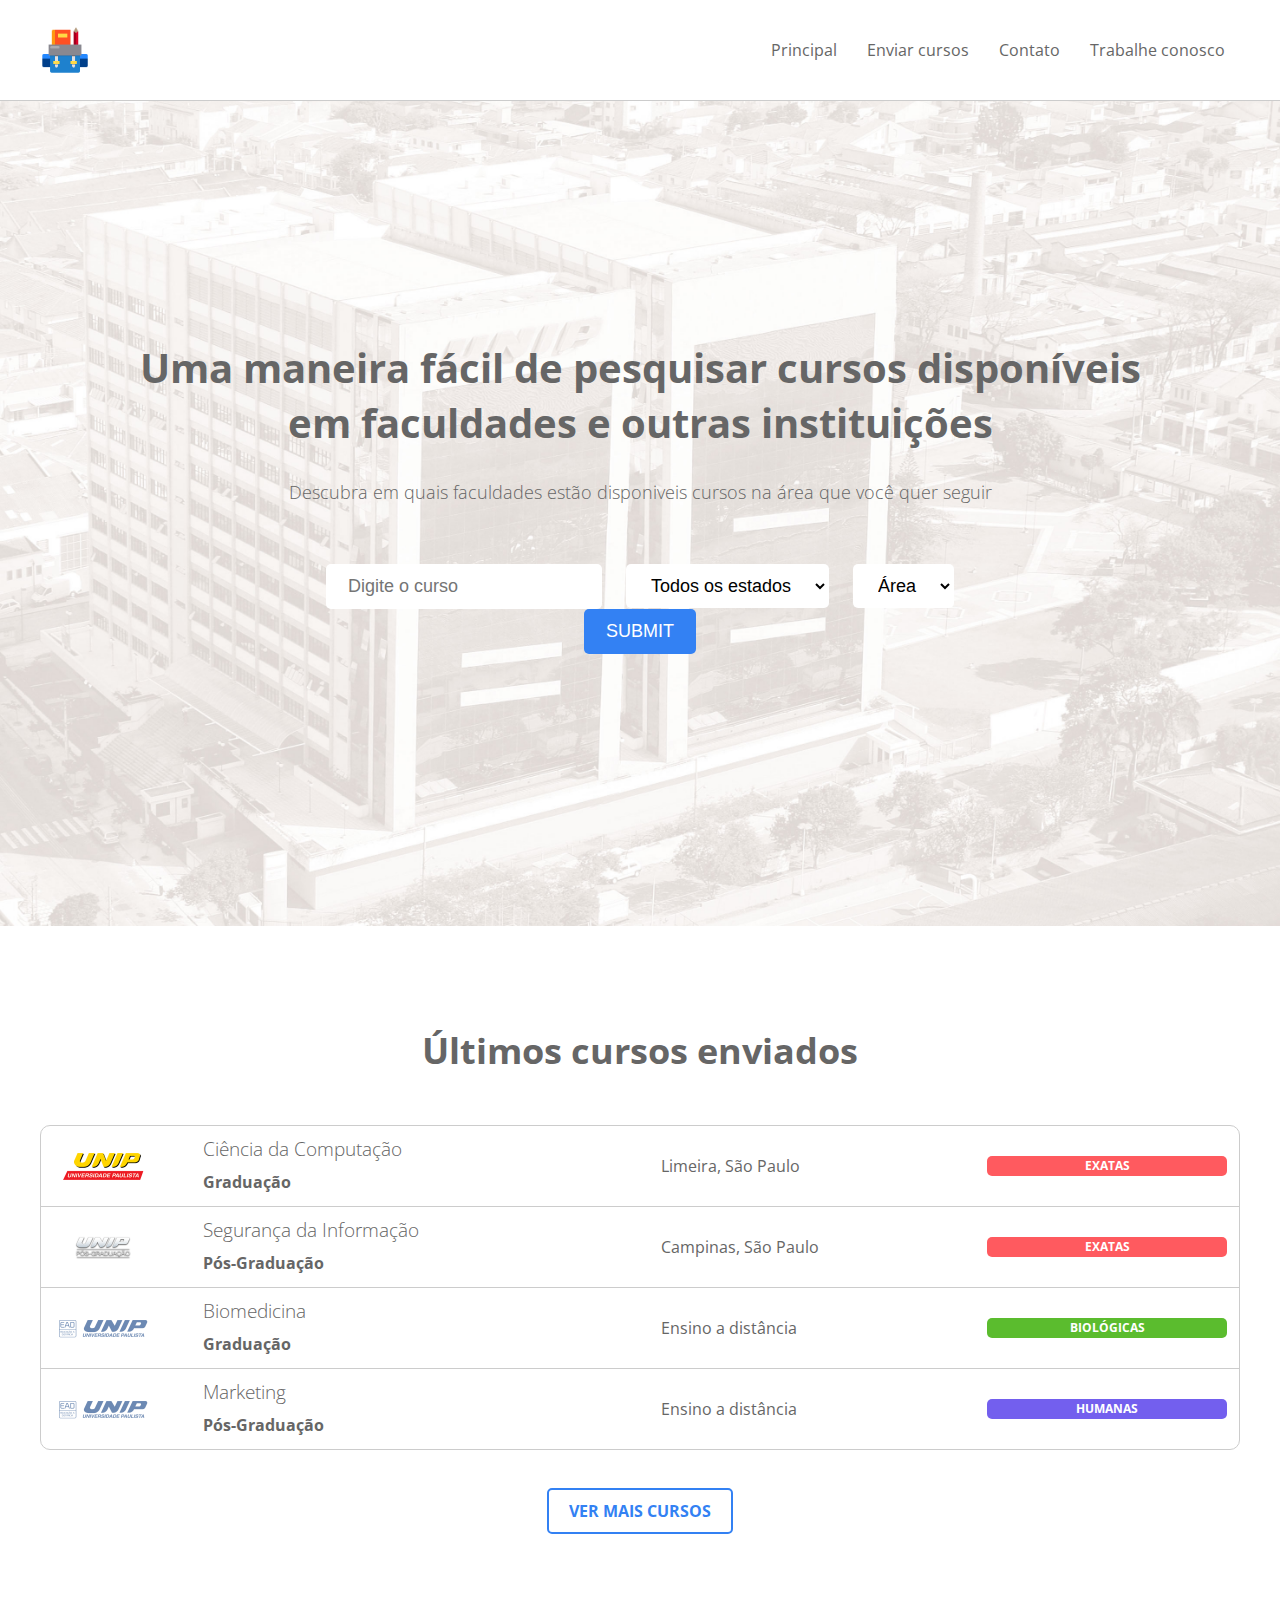
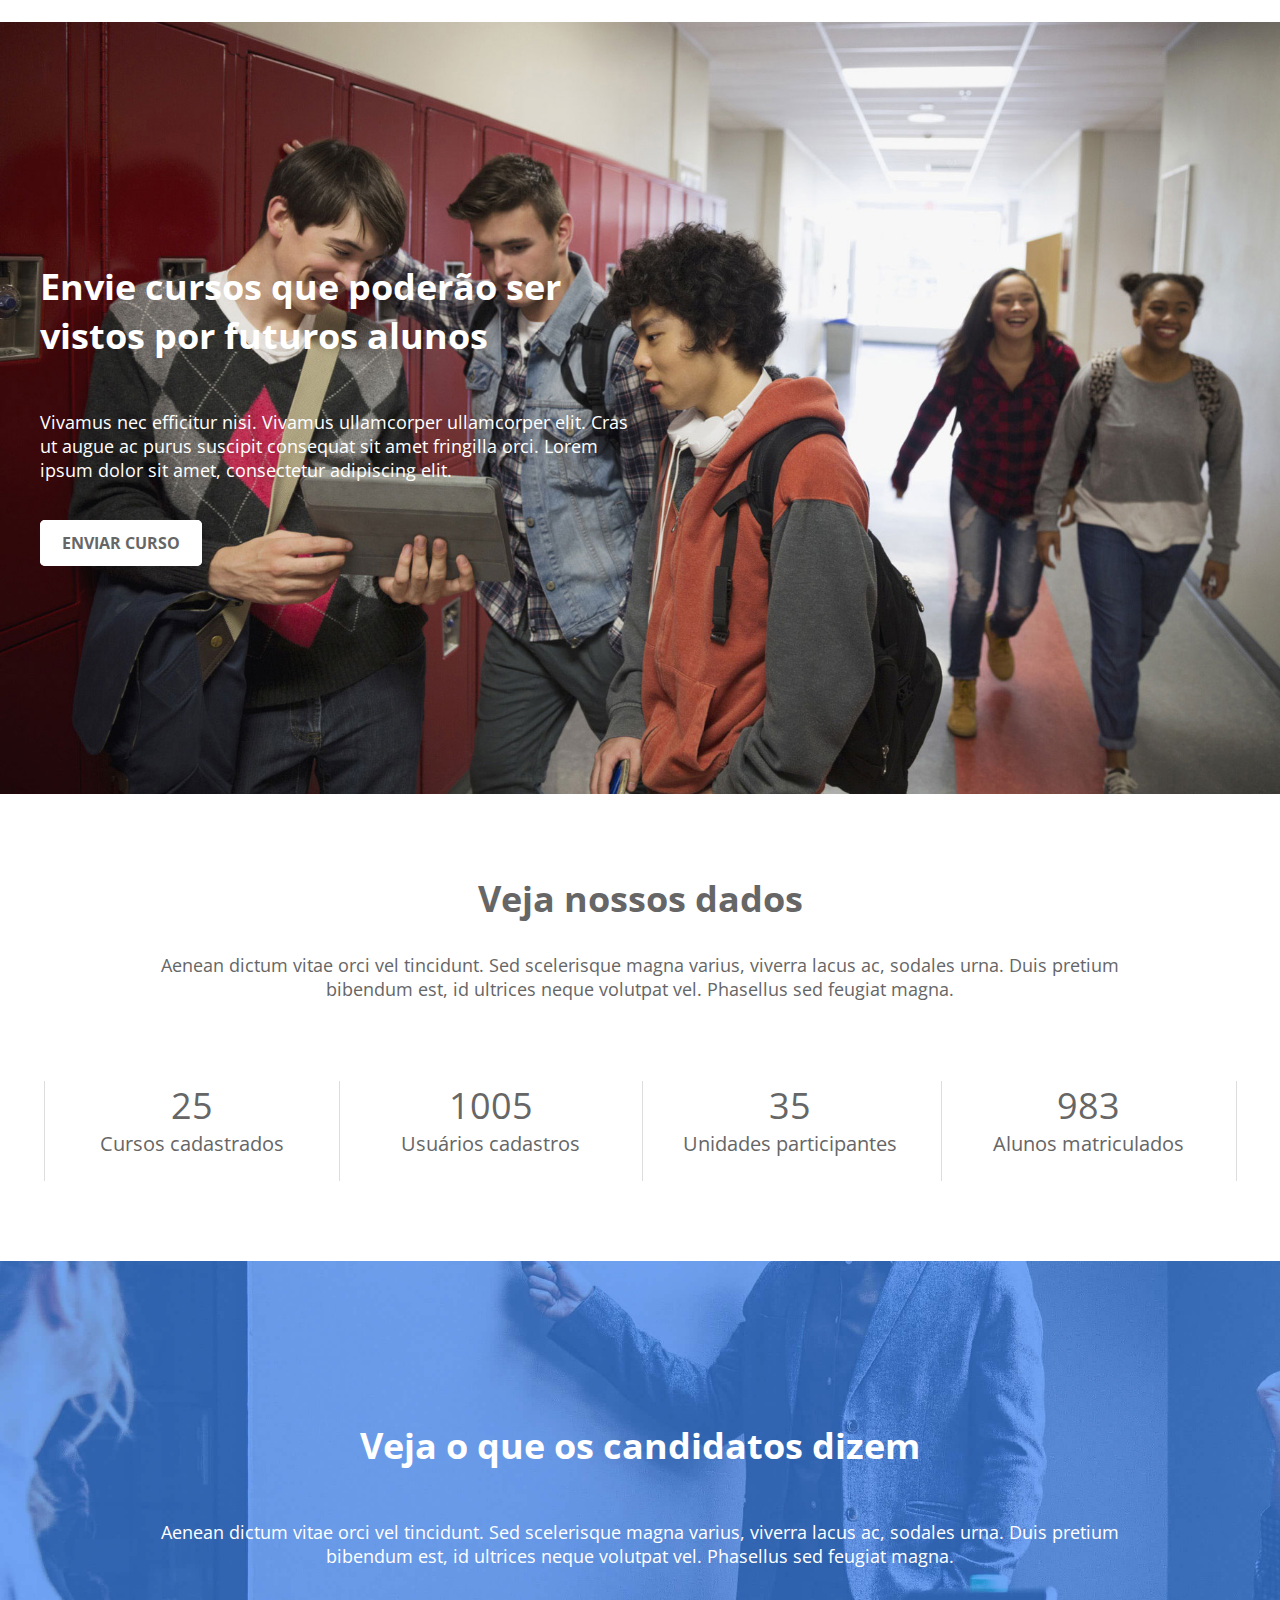
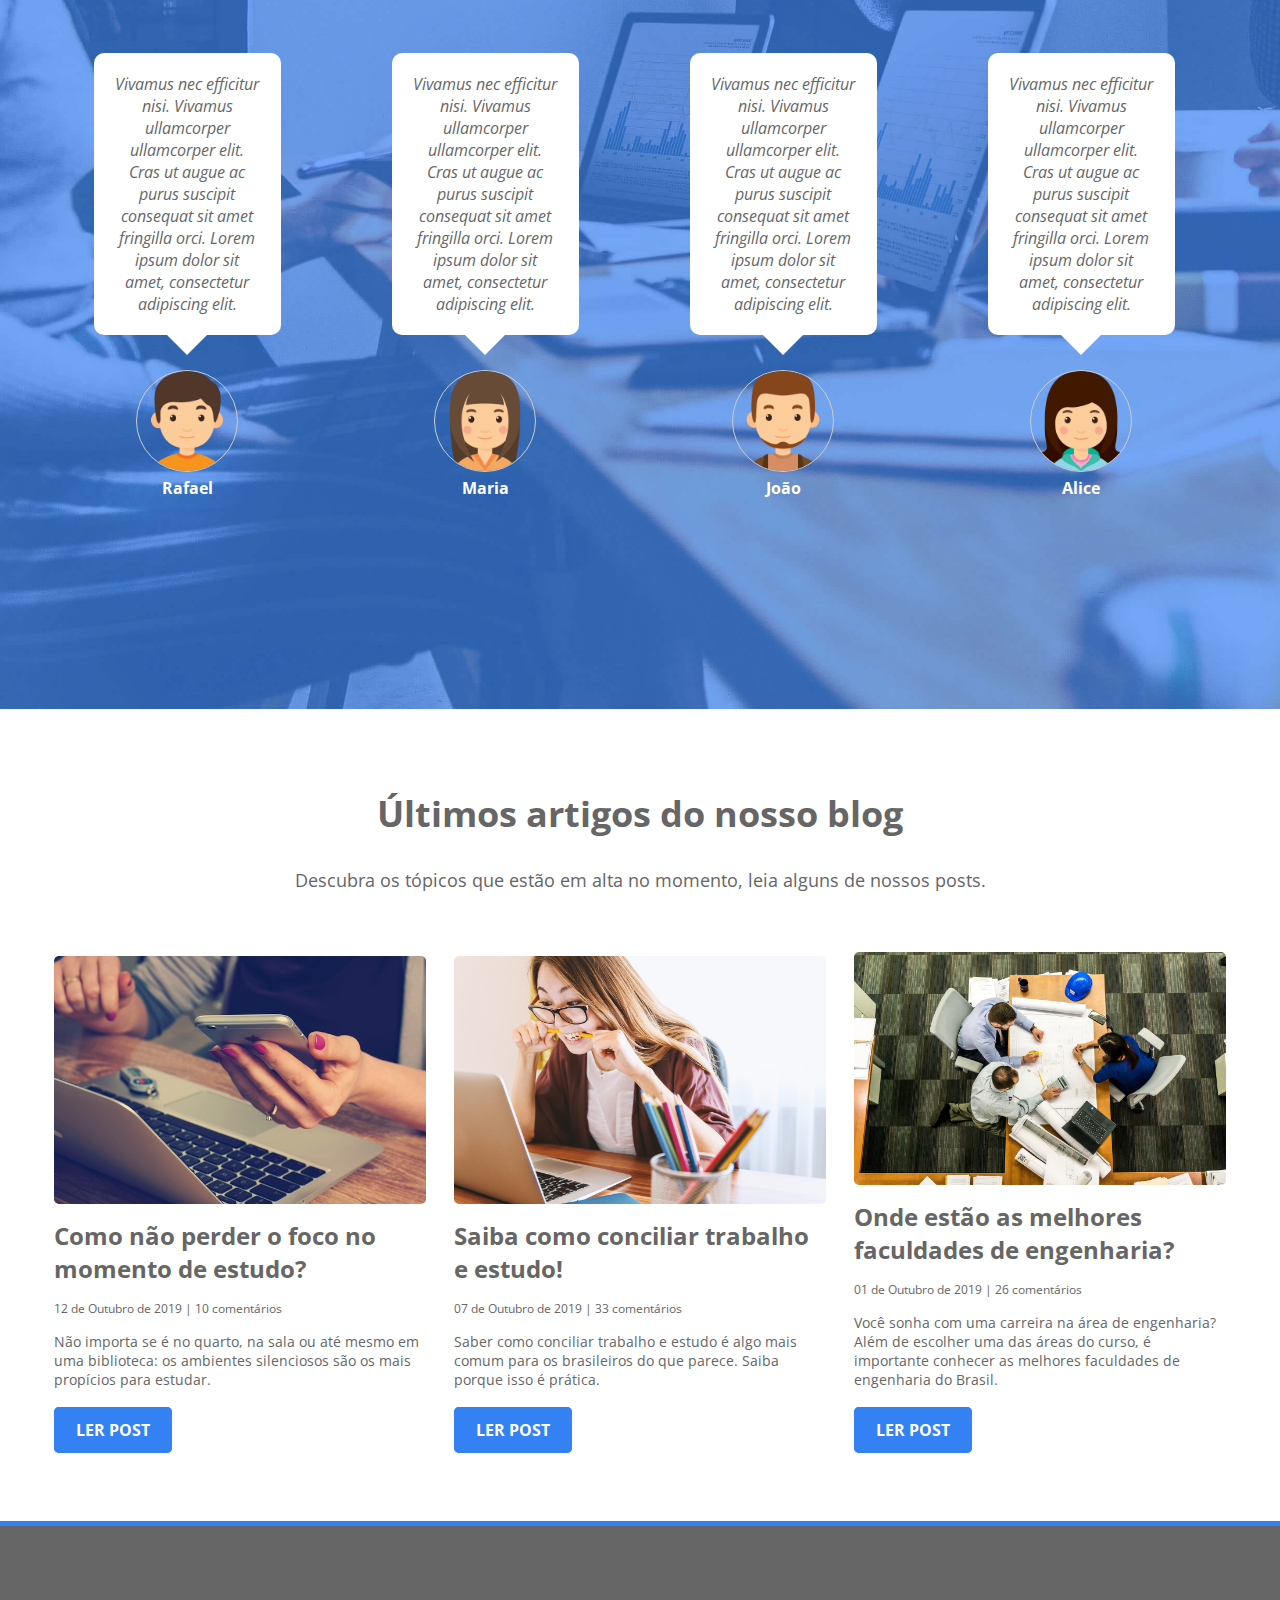
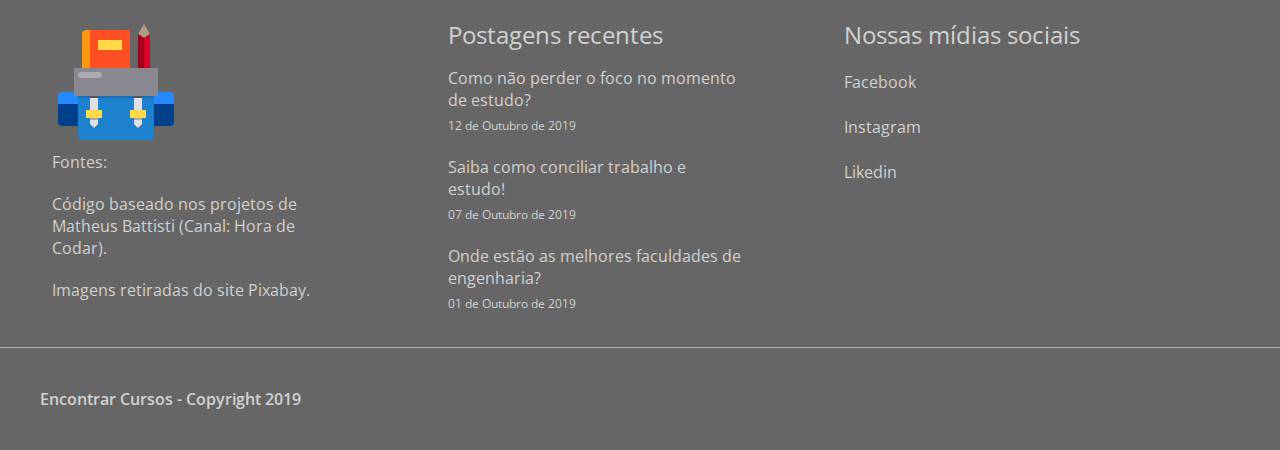
<file: index.html>
<!DOCTYPE html>
<html lang="pt-br">

<head>
    <title>Encontrar Cursos - Página Principal</title>
    <meta name="description" content="Encontre de maneira fácil a faculdade mais próxima de você de acordo com o curso que você procura.">
    <meta name="keywords" content="Encontrar cursos, faculdades, graduação, ensino presencial, ensino a distância">
    <meta name="language" content="Portuguese">
    <meta charset="utf-8">
    <meta name="viewport" content="width=device-width, initial-scale=1.0">
    <link rel="stylesheet" type="text/css" href="css/style.css" />
    <link href="https://fonts.googleapis.com/css?family=Open+Sans:300,400,600,700,800&display=swap" rel="stylesheet">
    <link rel="stylesheet" href="https://use.fontawesome.com/releases/v5.8.2/css/all.css" integrity="sha384-oS3vJWv+0UjzBfQzYUhtDYW+Pj2yciDJxpsK1OYPAYjqT085Qq/1cq5FLXAZQ7Ay" crossorigin="anonymous">

</head>

<body>
    <div class="container">
        <header>
            <nav>
                <div class="nav-container">
                    <a href="index.html">
                        <img id="logo" src="img/logo_course.png" alt="Logo Encontrar Cursos, uma mochila com caderno e lápis dentro.">
                    </a>

                    <i class="fas fa-bars btn-menumobile"></i>
                    <ul>
                        <li><a href="#">Principal</a></li>
                        <li><a href="sendcourses.html">Enviar cursos</a></li>
                        <li><a href="#">Contato</a></li>
                        <li><a href="#">Trabalhe conosco</a></li>
                    </ul>
                </div>
            </nav>
            <div id="main-banner">
                <div id="search-form">
                    <h1>Uma maneira fácil de pesquisar cursos disponíveis em faculdades e outras instituições</h1>
                    <p>Descubra em quais faculdades estão disponiveis cursos na área que você quer seguir</p>
                    <form>
                        <input type="text" name="course" placeholder="Digite o curso">
                        <select name="region">
							<option value="">Todos os estados</option>
						</select>
                        <select name="area">
							<option value="">Área</option>
						</select>
                        <div class="input-box">
                            <input type="submit" name="Pesquisar">
                        </div>
                    </form>
                </div>
            </div>
        </header>
        <main id="lastcourses-container" class="wrapper">
            <h1>Últimos cursos enviados</h1>
            <ul>
                <li>
                    <a href="#" class="clickarea">
                        <div class="college-box">
                            <img src="img/logounip.png" alt=" ">
                            <div class="college-info">
                                <h3>Ciência da Computação</h3>
                                <p>Graduação</p>
                            </div>
                        </div>
                        <div class="locality">
                            <i class="fas fa-map-marker-alt"></i>
                            <p>Limeira, São Paulo</p>
                        </div>
                        <div class="course-type">
                            <span class="exatas">Exatas</span>
                        </div>
                    </a>
                </li>
                <li>
                    <a href="#" class="clickarea">
                        <div class="college-box">
                            <img src="img/logounippos.png" alt=" ">
                            <div class="college-info">
                                <h3>Segurança da Informação</h3>
                                <p>Pós-Graduação</p>
                            </div>
                        </div>
                        <div class="locality">
                            <i class="fas fa-map-marker-alt"></i>
                            <p>Campinas, São Paulo</p>
                        </div>
                        <div class="course-type">
                            <span class="exatas">Exatas</span>
                        </div>
                    </a>
                </li>
                <li>
                    <a href="#" class="clickarea">
                        <div class="college-box">
                            <img src="img/logounipead.png" alt=" ">
                            <div class="college-info">
                                <h3>Biomedicina</h3>
                                <p>Graduação</p>
                            </div>
                        </div>
                        <div class="locality">
                            <i class="fas fa-map-marker-alt"></i>
                            <p>Ensino a distância</p>
                        </div>
                        <div class="course-type">
                            <span class="biologicas">Biológicas</span>
                        </div>
                    </a>
                </li>
                <li>
                    <a href="#" class="clickarea">
                        <div class="college-box">
                            <img src="img/logounipead.png" alt=" ">
                            <div class="college-info">
                                <h3>Marketing</h3>
                                <p>Pós-Graduação</p>
                            </div>
                        </div>
                        <div class="locality">
                            <i class="fas fa-map-marker-alt"></i>
                            <p>Ensino a distância</p>
                        </div>
                        <div class="course-type">
                            <span class="humanas">Humanas</span>
                        </div>
                    </a>
                </li>
            </ul>
            <div class="btncourses-container">
                <a href="#" class="btn-courses">Ver mais cursos</a>
            </div>
        </main>
        <section id="sendcourses-container">
            <div id="sendcourses-inner" class="wrapper">
                <h2>Envie cursos que poderão ser vistos por futuros alunos</h2>
                <p>Vivamus nec efficitur nisi. Vivamus ullamcorper ullamcorper elit. Cras ut augue ac purus suscipit consequat sit amet fringilla orci. Lorem ipsum dolor sit amet, consectetur adipiscing elit.</p>
                <a href="#" class="light-btn">Enviar curso</a>
            </div>
        </section>
        <section id="status-container" class="wrapper">
            <h2 class="title-center">Veja nossos dados</h2>
            <p class="p-center">Aenean dictum vitae orci vel tincidunt. Sed scelerisque magna varius, viverra lacus ac, sodales urna. Duis pretium bibendum est, id ultrices neque volutpat vel. Phasellus sed feugiat magna.
            </p>
            <div>
                <div class="status-box">
                    <span class="status-qtd">25</span>
                    <p class="status-text">Cursos cadastrados</p>
                </div>
                <div class="status-box">
                    <span class="status-qtd">1005</span>
                    <p class="status-text">Usuários cadastros</p>
                </div>
                <div class="status-box">
                    <span class="status-qtd">35</span>
                    <p class="status-text">Unidades participantes</p>
                </div>
                <div class="status-box">
                    <span class="status-qtd">983</span>
                    <p class="status-text">Alunos matriculados</p>
                </div>
            </div>
        </section>
        <section id="testmony-container">
            <div class="wrapper">
                <h2>Veja o que os candidatos dizem</h2>
                <p class="p-center">Aenean dictum vitae orci vel tincidunt. Sed scelerisque magna varius, viverra lacus ac, sodales urna. Duis pretium bibendum est, id ultrices neque volutpat vel. Phasellus sed feugiat magna.
                </p>
                <div class="testmony-box">
                    <p class="testmony-msg">Vivamus nec efficitur nisi. Vivamus ullamcorper ullamcorper elit. Cras ut augue ac purus suscipit consequat sit amet fringilla orci. Lorem ipsum dolor sit amet, consectetur adipiscing elit.</p>
                    <img src="img/avatar1.png" alt=" ">
                    <p class="testmony-name">Rafael</p>
                </div>
                <div class="testmony-box">
                    <p class="testmony-msg">Vivamus nec efficitur nisi. Vivamus ullamcorper ullamcorper elit. Cras ut augue ac purus suscipit consequat sit amet fringilla orci. Lorem ipsum dolor sit amet, consectetur adipiscing elit.</p>
                    <img src="img/avatar2.png" alt=" ">
                    <p class="testmony-name">Maria</p>
                </div>
                <div class="testmony-box">
                    <p class="testmony-msg">Vivamus nec efficitur nisi. Vivamus ullamcorper ullamcorper elit. Cras ut augue ac purus suscipit consequat sit amet fringilla orci. Lorem ipsum dolor sit amet, consectetur adipiscing elit.</p>
                    <img src="img/avatar3.png" alt=" ">
                    <p class="testmony-name">João</p>
                </div>
                <div class="testmony-box">
                    <p class="testmony-msg">Vivamus nec efficitur nisi. Vivamus ullamcorper ullamcorper elit. Cras ut augue ac purus suscipit consequat sit amet fringilla orci. Lorem ipsum dolor sit amet, consectetur adipiscing elit.</p>
                    <img src="img/avatar4.png" alt=" ">
                    <p class="testmony-name">Alice</p>
                </div>
            </div>
        </section>
        <section id="blog-container" class="wrapper">
            <h2 class="title-center">Últimos artigos do nosso blog</h2>
            <p class="p-center">Descubra os tópicos que estão em alta no momento, leia alguns de nossos posts.
            </p>
            <div class="article-box">
                <img src="img/blog1.jpg" alt="Uma mulher em frente ao computador segurando um celular em suas mãos.">
                <h4><a href="#">Como não perder o foco no momento de estudo?</a></h4>
                <p class="article-date">12 de Outubro de 2019 | 10 comentários</p>
                <p class="article-resume">Não importa se é no quarto, na sala ou até mesmo em uma biblioteca: os ambientes silenciosos são os mais propícios para estudar.</p>
                <a href="#" class="article-btn light-btn">ler post</a>
            </div>
            <div class="article-box">
                <img src="img/blog2.jpg" alt="Uma estudante em frente ao seu computador segurando um lápis.">
                <h4><a href="#">Saiba como conciliar trabalho e estudo!</a></h4>
                <p class="article-date">07 de Outubro de 2019 | 33 comentários</p>
                <p class="article-resume">Saber como conciliar trabalho e estudo é algo mais comum para os brasileiros do que parece. Saiba porque isso é prática.</p>
                <a href="#" class="article-btn light-btn">ler post</a>
            </div>
            <div class="article-box">
                <img src="img/blog3.jpg" alt="Uma mesa com 3 alunos de engenharia e um projeto aberto.">
                <h4><a href="#">Onde estão as melhores faculdades de engenharia?</a></h4>
                <p class="article-date">01 de Outubro de 2019 | 26 comentários</p>
                <p class="article-resume">Você sonha com uma carreira na área de engenharia? Além de escolher uma das áreas do curso, é importante conhecer as melhores faculdades de engenharia do Brasil.</p>
                <a href="#" class="article-btn light-btn">ler post</a>
            </div>
        </section>
        <footer>
            <div class="wrapper">
                <div class="footer-box">
                    <div class="college-footer">
                        <img src="img/logo_course.png" alt="Logo Encontrar Cursos, uma mochila com caderno e lápis dentro.">
                        <p>Fontes:</p>
                        <p>Código baseado nos projetos de Matheus Battisti (Canal: Hora de Codar).</p>
                        <p>Imagens retiradas do site Pixabay.</p>
                    </div>
                </div>
                <div class="footer-box">
                    <div class="articles-footer">
                        <h2>Postagens recentes</h2>
                        <ul class="footer-list footer-article-list">
                            <li>
                                <a href="#">Como não perder o foco no momento de estudo?</a>
                                <span class="article-date">12 de Outubro de 2019</span>
                            </li>
                            <li>
                                <a href="#">Saiba como conciliar trabalho e estudo!</a>
                                <span class="article-date">07 de Outubro de 2019</span>
                            </li>
                            <li>
                                <a href="#">Onde estão as melhores faculdades de engenharia?</a>
                                <span class="article-date">01 de Outubro de 2019</span>
                            </li>
                        </ul>
                    </div>
                </div>
                <div class="footer-box">
                    <h2>Nossas mídias sociais</h2>
                    <ul class="footer-list">
                        <li>
                            <a href="#" title="Ir para Facebook (Link externo)">
                                <i class="fab fa-facebook-square"></i>
                                <span>Facebook</span>
                            </a>
                        </li>
                        <li>
                            <a href="#" title="Ir para Instagram (Link externo)">
                                <i class="fab fa-instagram"></i>
                                <span>Instagram</span>
                            </a>
                        </li>
                        <li>
                            <a href="#" title="Ir para Linkedin (Link externo)">
                                <i class="fab fa-linkedin"></i>
                                <span>Likedin</span>
                            </a>
                        </li>
                    </ul>
                </div>
            </div>
            <div class="footer-bottom">
                <div class="wrapper">
                    <p>Encontrar Cursos - Copyright 2019</p>
                </div>
            </div>
        </footer>
    </div>

    <script src="https://code.jquery.com/jquery-3.4.1.min.js" integrity="sha256-CSXorXvZcTkaix6Yvo6HppcZGetbYMGWSFlBw8HfCJo=" crossorigin="anonymous"></script>
    <script src="js/scripts.js"></script>
</body>

</html>
</file>
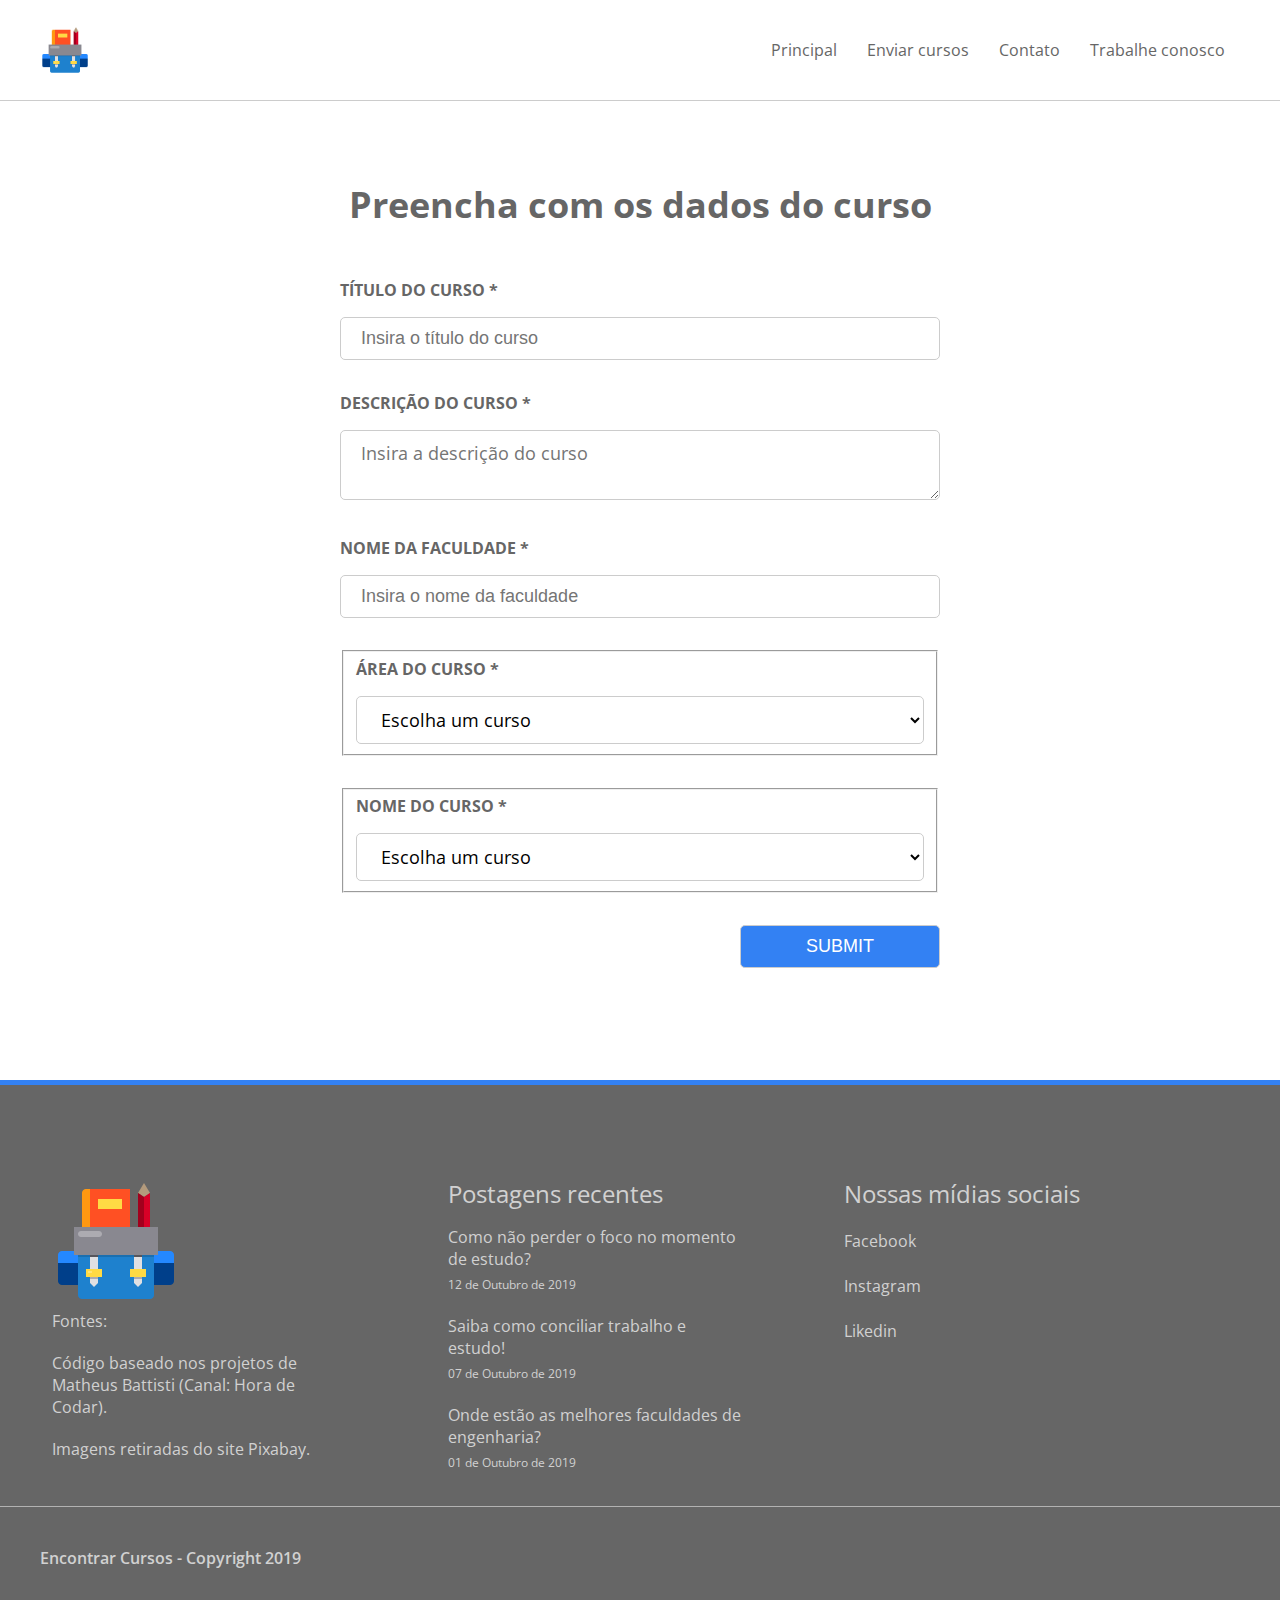
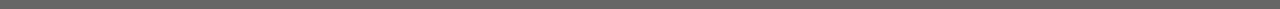
<file: sendcourses.html>
<!DOCTYPE html>
<html lang="pt-br">

<head>
    <title>Encontrar Cursos - Cadastrar Cursos</title>
    <meta name="description" content="Encontre de maneira fácil a faculdade mais próxima de você de acordo com o curso que você procura.">
    <meta name="keywords" content="Encontrar cursos, faculdades, graduação, ensino presencial, ensino a distância, cadastrar cursos">
    <meta name="language" content="Portuguese">
    <meta charset="utf-8">
    <meta name="viewport" content="width=device-width, initial-scale=1.0">
    <link rel="stylesheet" type="text/css" href="css/style.css" />
    <link href="https://fonts.googleapis.com/css?family=Open+Sans:300,400,600,700,800&display=swap" rel="stylesheet">
    <link rel="stylesheet" href="https://use.fontawesome.com/releases/v5.8.2/css/all.css" integrity="sha384-oS3vJWv+0UjzBfQzYUhtDYW+Pj2yciDJxpsK1OYPAYjqT085Qq/1cq5FLXAZQ7Ay" crossorigin="anonymous">
</head>

<body>
    <div class="container" id="sendcourses">
        <header>
            <nav>
                <div class="nav-container">
                    <a href="index.html">
                        <img id="logo" src="img/logo_course.png" alt="Logo Encontrar Cursos, uma mochila com caderno e lápis dentro.">
                    </a>

                    <i class="fas fa-bars btn-menumobile"></i>
                    <ul>
                        <li><a href="index.html">Principal</a></li>
                        <li><a href="sendcourses.html">Enviar cursos</a></li>
                        <li><a href="#">Contato</a></li>
                        <li><a href="#">Trabalhe conosco</a></li>
                    </ul>
                </div>
            </nav>
        </header>
        <main id="sendcourses-container" class="wrapper">
            <form action="#" method="post">
                <h1>Preencha com os dados do curso</h1>
                <div class="input-box">
                    <label for="coursetitle">Título do curso <span class="required">*</span></label>
                    <input type="text" name="coursetitle" id="coursetitle" placeholder="Insira o título do curso">
                </div>
                <div class="input-box">
                    <label for='coursedescription'>Descrição do curso <span class="required">*</span></label>
                    <textarea name="coursedescription" id="coursedescription" placeholder="Insira a descrição do curso"></textarea>
                </div>
                <div class="input-box">
                    <label for="collegename">Nome da faculdade <span class="required">*</span></label>
                    <input type="text" name="college" id="collegename" placeholder="Insira o nome da faculdade">
                </div>
                <div class="input-box">
                    <fieldset class="fieldset-form">
                        <label for="coursearea">Área do curso <span class="required">*</span></label>
                        <select name="coursetype" id="coursearea">
							<option value="">Escolha um curso</option>
							<option value="humanas">Humanas</option>
							<option value="biologicas">Biologicas</option>
							<option value="exatas">Exatas</option>
						</select>
                    </fieldset>
                </div>
                <div class="input-box">
                    <fieldset class="fieldset-form">
                        <label for="coursename">Nome do curso <span class="required">*</span></label>
                        <select name="coursetype" id="coursename">
							<option value="">Escolha um curso</option>
							<optgroup label="Exatas">
								<option value="ciencia-da-computacao">Ciência da Computação</option>
								<option value="engenharia-civil">Engenharia Civil</option>
							</optgroup>
							<optgroup label="Biologicas">
								<option value="biomedicina">Biomedicina</option>
								<option value="enfermagem">Enfermagem</option>
							</optgroup>
							<optgroup label="Humanas">
								<option value="jornalismo">Jornalismo</option>
								<option value="pedagogia">Pedagogia</option>
							</optgroup>
						</select>
                    </fieldset>
                </div>
                <div class="input-box">
                    <input type="submit" name="Enviar">
                </div>
            </form>
        </main>
        <footer>
            <div class="wrapper">
                <div class="footer-box">
                    <div class="college-footer">
                        <img src="img/logo_course.png" alt="Logo Encontrar Cursos, uma mochila com caderno e lápis dentro.">
                        <p>Fontes:</p>
                        <p>Código baseado nos projetos de Matheus Battisti (Canal: Hora de Codar).</p>
                        <p>Imagens retiradas do site Pixabay.</p>
                    </div>
                </div>
                <div class="footer-box">
                    <div class="articles-footer">
                        <h2>Postagens recentes</h2>
                        <ul class="footer-list footer-article-list">
                            <li>
                                <a href="#">Como não perder o foco no momento de estudo?</a>
                                <span class="article-date">12 de Outubro de 2019</span>
                            </li>
                            <li>
                                <a href="#">Saiba como conciliar trabalho e estudo!</a>
                                <span class="article-date">07 de Outubro de 2019</span>
                            </li>
                            <li>
                                <a href="#">Onde estão as melhores faculdades de engenharia?</a>
                                <span class="article-date">01 de Outubro de 2019</span>
                            </li>
                        </ul>
                    </div>
                </div>
                <div class="footer-box">
                    <h2>Nossas mídias sociais</h2>
                    <ul class="footer-list">
                        <li>
                            <a href="#" title="Ir para Facebook (Link externo)">
                                <i class="fab fa-facebook-square"></i>
                                <span>Facebook</span>
                            </a>
                        </li>
                        <li>
                            <a href="#" title="Ir para Instagram (Link externo)">
                                <i class="fab fa-instagram"></i>
                                <span>Instagram</span>
                            </a>
                        </li>
                        <li>
                            <a href="#" title="Ir para Linkedin (Link externo)">
                                <i class="fab fa-linkedin"></i>
                                <span>Likedin</span>
                            </a>
                        </li>
                    </ul>
                </div>
            </div>
            <div class="footer-bottom">
                <div class="wrapper">
                    <p>Encontrar Cursos - Copyright 2019</p>
                </div>
            </div>
        </footer>
    </div>
    <script src="https://code.jquery.com/jquery-3.4.1.min.js" integrity="sha256-CSXorXvZcTkaix6Yvo6HppcZGetbYMGWSFlBw8HfCJo=" crossorigin="anonymous"></script>
    <script src="js/scripts.js"></script>

</body>


</html>
</file>
<file: css/style.css>
/* geral */
html {
	font-family: 'Open Sans', sans-serif;
}

body {
	margin: 0;
}

h1, h2, h3, h4, h5, p, span {
	margin: 0;
	color: #666;
}

.container {
	max-width: 1920px;
	width: 100%;
	position: relative;
	margin-left: auto;
	margin-right: auto;
}

/* hide on desktop */
.nav-container .btn-menumobile {
	display: none;
}

/* header */
header {
	position: relative;
	top: 0;
	height: auto;
	width: 100%;
}

/* navbar */
nav {
	position: fixed;
	top: 0;
	left: 0;
	height: 100px;
	width: 100%;
	z-index: 1;
	background-color: #FFF;
	border-bottom: 1px solid #CCC;
}

nav:after {
	clear: both;
	content: "";
	display: block;
}

.nav-container {
	max-width: 1200px;
	position: relative;
	margin-left: auto;
	margin-right: auto;
}

#logo {
	width: 50px;
	height: 50px;
	margin-top: 25px;
}

.nav-container ul {
	float: right;
	height: 100px;
	line-height: 100px;
	margin: 0;
}

.nav-container ul li {
	list-style: none;
	float: left;
	margin: 0 15px;
}

.nav-container li a {
	text-decoration: none;
	color: #666;
	transition: .5s;
}

.nav-container li a:hover {
	color: #3381f3;
}

/* banner */
#main-banner {
	background: url('../img/banner_unip.jpg') no-repeat;
	background-size: cover;
	background-position: 0 55%;
	position: relative;
	margin-top: 100px;
}

#search-form {
	position: relative;
	width: 80%;
	margin-left: auto;
	margin-right: auto;
	padding-top: 15em;
	padding-bottom: 15em;
	text-align: center;
}

#search-form h1 {
	font-size: 40px;
}

#search-form p {
	margin-top: 30px;
	margin-bottom: 60px;
	font-size: 18px;
	font-weight: 300;
}

#search-form input, #search-form select, #sendcourses input, #sendcourses select, #sendcourses textarea {
	background-color: #FFF;
	border-radius: 5px;
	border-color: transparent;
	padding: 10px 20px;
	font-size: 18px;
	margin: 0 10px;
}

#search-form input[type=submit], #sendcourses input[type=submit] {
	background-color: #3381f3;
	text-transform: uppercase;
	color: #FFF;
	cursor: pointer;
	transition: 0.5s;
}

#search-form input[type=submit]:hover, #sendcourses input[type=submit]:hover {
	background-color: #2B79EB;
}

/* seção de últimos empregos */
#lastcourses-container {
	text-align: center;
	padding: 100px 0;
}

.wrapper {
	max-width: 1200px;
	position: relative;
	margin-left: auto;
	margin-right: auto;
}

#lastcourses-container h1 {
	font-size: 36px;
	margin-bottom: 50px;
}

#lastcourses-container ul {
	padding: 0;
	border: 1px solid #CCC;
	border-radius: 10px;
}

#lastcourses-container ul li {
	list-style: none;
	text-align: left;
	border-bottom: solid 1px #CCC;
	height: 80px;
	position: relative;
}

#lastcourses-container ul li:after {
	clear: both;
	content: "";
	display: block;
}

#lastcourses-container ul li:last-child {
	border: none;
}

.clickarea {
	position: absolute;
	top: 0;
	left: 0;
	width: 100%;
	height: 100%;
}


/* college img */
.college-box {
	display: inline-block;
	width: 50%;
	position: relative;
	padding-left: 1%;
}

.college-box img {
	width: 100px;
	margin-top: 2.5px;
}

.college-box .college-info {
	display: inline-block;
	margin-left: 50px;
	margin-top: 10px;
	text-align: left;
	position: absolute;
}

.college-box .college-info h3 {
	font-weight: 300;
	margin-bottom: 10px;
}

.college-box .college-info p {
	font-weight: bold;
}

/* college locality */
.locality {
	color: #6d6d6d;
	display: inline-block;
	width: 25%;
	position: absolute;
	height: 100%;
	line-height: 80px;
}

.locality i, .locality p {
	display: inline-block;
}

.locality i {
	margin-right: 5px;
}


/* college course type */
.course-type {
	display: inline-block;
	width: 20%;
	height: 100%;
	position: absolute;
	padding-top: 30px;
	right: 1%;
	text-align: center;
	font-weight: bold;
	text-transform: uppercase;
	font-size: 12px;
	color: #FFF;
}

.course-type span {
	display: block;
	width: 100%;
	height: 20px;
	line-height: 20px;
	border-radius: 5px;
	color: #FFF;
}

.humanas {
	background-color: #735FEE;
}

.biologicas {
	background-color: #5BBC2E;
}

.exatas {
	background-color: #ff5A5f;
}

/* see more div */
.btncourses-container {
	margin-top: 50px;
}

.btn-courses {
	text-transform: uppercase;
	background-color: #FFF;
	color: #3381f3;
	border: 2px solid #3381f3;
	border-radius: 5px;
	text-decoration: none;
	padding: 10px 20px;
	font-weight: bold;
	transition: 0.5s;
}

.btn-courses:hover {
	background-color: #3381f3;
	color: #FFF;
}

/* send courses container */
#sendcourses-container {
	background: url('../img/banner_alunos.jpg') no-repeat;
	background-size: cover;
	background-position: 0 25%;
	padding: 15em 0;
}

#sendcourses-container h2, #sendcourses-container p {
	width: 600px;
	color: #FFF;
}

#sendcourses-container h2 {
	font-size: 36px;
	margin-bottom: 50px;
}

#sendcourses-container p {
	font-size: 18px;
	margin-bottom: 50px;
}

.light-btn {
	background-color: #FFF;
	border: 2px solid #FFF;
	color: #666;
	font-weight: bold;
	text-transform: uppercase;
	padding: 10px 20px;
	text-decoration: none;
	border-radius: 5px;
	transition: 0.5s;
}

.light-btn:hover {
	background-color: transparent;
	color: #FFF;
}

/* coursefinder status */
#status-container {
	text-align: center;
	padding: 5em 0;
}

.title-center {
	font-size: 36px;
	margin-bottom: 30px;
}

.p-center {
	width: 80%;
	position: relative;
	margin-left: auto;
	margin-right: auto;
	font-size: 18px;
}

.status-box {
	display: inline-block;
	text-align: center;
	width: 24.5%;
	margin-top: 80px;
	border-left: 1px solid #DDD;
	border-right: 1px solid #DDD;
	height: 100px;
}

.status-box:nth-child(2) {
	border: none;
}

.status-box:nth-child(3) {
	border-right: none;
}

.status-qtd {
	font-size: 36px;
}

.status-text {
	font-size: 20px;
}

/* testmony container */
#testmony-container {
	background: url('../img/banner_testmony.jpg') no-repeat;
	background-size: cover;
	padding: 10em 0;
}

#testmony-container h2, #testmony-container p {
	color: #FFF;
	text-align: center;
}

#testmony-container h2 {
	font-size: 36px;
	margin-bottom: 50px;
}

#testmony-container p {
	margin-bottom: 50px;
}

.testmony-box {
	display: inline-block;
	width: 24.5%;
	text-align: center;
}

#testmony-container .testmony-box .testmony-msg {
	background-color: #FFF;
	color: #666;
	border-radius: 10px;
	padding: 20px;
	width: 50%;
	position: relative;
	margin: 35px auto;
	font-style: italic;
}

.testmony-msg:after {
	content: "";
	width: 0; 
	height: 0; 
	border-left: 20px solid transparent;
	border-right: 20px solid transparent;
	border-top: 20px solid #FFF;
	position: absolute;
	bottom: -20px;
	left: 0;
	right: 0;
	margin-left: auto;
	margin-right: auto;
}

.testmony-box img {
	width: 100px;
	height: 100px;
	border: 1px solid #CCC;
	border-radius: 50%;
}

.testmony-name {
	font-weight: bold;
}

/* blog container */
#blog-container {
	text-align: center;
	padding: 5em 0;
}

#blog-container .p-center {
	margin-bottom: 60px;
}

.article-box {
	display: inline-block;
	width: 31%;
	padding: 0 1%;
	text-align: left;
}

.article-box img {
	width: 100%;
	border-radius: 5px;
	margin-bottom: 10px;
}

.article-box h4 {
	font-size: 24px;
	margin-bottom: 15px;
}

.article-box h4 a {
	text-decoration: none;
	color: #666;
}

.article-date {
	font-size: 12px;
	margin-bottom: 15px;
}

.article-resume {
	font-size: 14px;
	margin-bottom: 30px;
}

.article-btn {
	background-color: #3381f3;
	border-color: #3381f3;
	color: #FFF;
}

.article-btn:hover {
	background-color: #FFF;
	color: #3381f3;
}

/* footer */
footer {
	background-color: #666;
	padding: 5em 0;
	padding-bottom: 40px;
	border-top: 5px solid #3381f3;
}

footer h2, footer p, footer a, footer span {
	color: #D1D1D1;
}

footer h2 {
	font-weight: 400;
}

footer a {
	text-decoration: none;
}

footer ul {
	padding: 0;
}

footer li {
	list-style: none;
}

.footer-box {
	width: 31%;
	padding: 1%;
	float: left;
}

footer .wrapper:after {
	clear: both;
	content: "";
	display: block;
}

.college-footer {
	width: 80%;
}

.college-footer h2 {
	margin-top: 20px;
}

.college-footer h2, .college-footer p {
	margin-bottom: 20px;
}

.footer-list li {
	margin-bottom: 15px;
}

.footer-list a {
	transition: 0.5s;
}

.footer-list a:hover {
	color: #FFF;
}

.footer-list li:after {
	clear: both;
	content: "";
	display: block;
}

.articles-footer {
	width: 80%;
}

.footer-list.footer-article-list span {
	display: block;
	float: none;
}

.fab {
	font-size: 30px;
	margin-right: 10px;
	float: left;
}

.footer-list li span {
	float: left;
	height: 30px;
	line-height: 30px;
}

.footer-bottom {
	border-top: 1px solid #B2B2B2;
}

.footer-bottom p {
	font-weight: 600;
	margin-top: 40px;
}

/* send courses page */
#sendcourses #sendcourses-container {
	margin-top: 100px;
	background: none;
	padding: 5em 0;
}

#sendcourses h1 {
	font-size: 36px;
	margin-bottom: 50px;
	text-align: center;
}

.input-box {
	margin-bottom: 2em;
	width: 50%;
	position: relative;
	margin-left: auto;
	margin-right: auto;
}

#sendcourses label {
	text-transform: uppercase;
	color: #666;
	font-weight: bold;
	display: block;
	margin-bottom: 1em;
}

#sendcourses input {
	border-radius: 5px;
	border: solid 1px #CCC;
	margin: 0;
	width: 100%;
	box-sizing: border-box;
}

#sendcourses textarea, #sendcourses select {
	border: 1px solid #CCC;
	font-family: 'Open Sans', sans-serif;
	margin: 0;
	width: 100%;
	box-sizing: border-box;
}

#sendcourses input[type=submit] {
	width: 200px;
	float: right;
}

.input-box:after {
	clear: both;
	content: "";
	display: block;
}

/* course page */
#course-header {
	width: 100%;
	background-color: #FAFAFA;
	border-bottom: 1px solid #CCC;
	margin-top: 100px;
	padding: 2em 0;
}

#course-header h1 {
	font-size: 3em;
	text-align: center;
}

#course-header .college-box {
	width: 100%;
}

#course-header #course-info {
	height: 100px;
	width: 100%;
	margin-top: 3em;
	text-align: center;
}

#course-header #course-info div {
	width: 25%;
	height: 30px;
	line-height: 30px;
	float: left;
	position: relative;
	padding-left: 3em;
	padding-right: 3em;
	box-sizing: border-box;
	padding-top: 0;
}

#course-header #course-info .course-type {
    padding-top: 5px;
    margin-left: 12.5%;
}

#course-info .date i, #course-info .date p {
	display: inline-block;
	color: #666;
}

#course-info .date p {
	margin-left: 10px;
}

#course-header #course-info div:nth-child(2) {
	border-left: 1px solid #CCC;
	border-right: 1px solid #CCC;
}

#coursepage .wrapper {
	padding: 2em 0;
}

#coursepage .wrapper:after {
	clear: both;
	content: "";
	display: block;
}

#course-container {
	float: left;
	width: 75%;
	position: relative;
}

#coursepage .page-title {
	font-size: 24px;
	margin-bottom: 1.5em;
}

#coursepage .description {
	margin-bottom: 1.5em;
}

#college-img {
	width: 100%;
	margin-bottom: 1.5em;
}

#collegeinfo-container {
	float: right;
	width: 25%;
	padding-top: 4em;
	padding-left: 1.5em;
	box-sizing: border-box;
}

.coursepage-list {
	color: #666;
	margin-bottom: 1.5em;
	font-size: 1em;
	line-height: 2em;
}

#collegeinfo-container img {
	width: 100%;
	display: block;
	border-bottom: 1px solid #CCC;
}

#collegeinfo-container .course-type {
	display: block;
	position: relative;
	width: 100%;
	padding: 2em 0;
	border-bottom: 1px solid #CCC;
}

#apply-btn {
	width: 100%;
	height: 60px;
	line-height: 60px;
	margin-top: 2em;
	font-weight: bold;
	text-transform: uppercase;
	text-decoration: none;
	background-color: transparent;
	border: 2px solid #3381f3;
	color: #3381f3;
	border-radius: 5px;
	display: block;
	box-sizing: border-box;
	text-align: center;
	transition: .5s;
}

#apply-btn:hover {
	background-color: #3381f3;
	color: #FFF;
}

#course-social-list {
	margin-top: 1em;
	padding-left: 0;
}

#course-social-list li {
	display: block;
	list-style: none;
	height: 50px;
}

#course-social-list li a {
	text-decoration: none;
	color: #666;
}

/* responsive */
@media screen and (max-width: 1024px) {
	#logo {
		position: absolute;
		left: 50px;
	}

	.nav-container ul {
		float: none;
		text-align: center;
		padding: 0;
	}

	.nav-container ul li {
		position: relative;
		margin-left: auto;
		margin-right: auto;
		float: none;
		display: inline-block;
		margin: 0 10px;
	}

	#search-form {
		padding-top: 25em;
		padding-bottom: 5em;
	}

	#search-form form {
		width: 60%;
		position: relative;
		margin-left: auto;
		margin-right: auto;
	}

	#search-form form input, #search-form select {
		display: block;
		margin: 0;
		margin-bottom: 25px;
		width: 100%;
		border-width: 0;
		padding: 10px 20px;
		box-sizing: border-box;
	}

	#lastcourses-container.wrapper, #status-container.wrapper, #lastcourses-container.wrapper, #blog-container.wrapper, .wrapper {
		max-width: 960px;
		padding-left: 2em;
		padding-right: 2em;
	}


}

@media screen and (max-width: 768px) {

	.college-box {
		width: 46%;
		padding-left: 1em;
	}

	.college-box .college-info h3 {
		font-size: 1em;
	}

	.college-box .college-info p {
		font-size: .8em;
	}

	.locality i, .locality p {
		font-size: .8em;
	}

	.course-type {
		right: 1em;
	}

	.course-type span {
		font-size: .8em;
	}

	#sendcourses-inner h2, #sendcourses-inner p {
		text-shadow: .5px .5px #000;
	}

	.status-box {
		width: 49.4%;
		border: none;
	}

	.status-box:nth-child(1), .status-box:nth-child(3) {
		border-right: 1px solid #DDD;
	}

	.testmony-box {
		width: 49.4%;
	}

	.article-box {
		display: block;
		width: 100%;
		padding: 0;
		margin-bottom: 3em;
	}

}

@media screen and (max-width: 576px) {

	.nav-container .btn-menumobile {
		display: block !important;
	}

	html, body {
	  overflow-x:hidden 
	} 

	nav {
		height: 4em;
	}

	#logo {
		left: 2em;
		height: 2em;
		width: 2em;
		margin-top: 1em;
	}

	.btn-menumobile {
		display: block;
		font-size: 1.75em;
		color: #CCC;
		position: absolute;
		right: 1.5em;
		top: .75em;
	}

	.nav-container ul {
		position: relative;
		top: 4em;
		height: 3em;
		line-height: 3em;
		display: none;
	}

	.nav-container ul li {
		display: block;
		background-color: #FFF;
		margin: 0;
		border-top: 1px solid #CCC;
	}

	.nav-container ul li a {
		font-size: 1em;
	}

	.open {
		display: block !important;
	}

	#main-banner {
		margin-top: 4em;
	}

	#search-form {
		padding-top: 15em;
		padding-bottom: 5em;
		width: 90%;
	}

	#search-form h1 {
		font-size: 1.6em;
	}

	#search-form p {
		font-size: 1em;
		margin-bottom: 2em;
	}

	#search-form form {
		width: 80%;
	}

	#search-form input[type=submit] {
		margin-bottom: 0;
	}

	#lastcourses-container {
		padding: 5em 0;
	}

	.locality {
		display: none;
	}

	.college-box .college-info {
		margin-top: 1em;
		margin-left: 1em;
		width: 8em;
	}

	.college-box .college-info h3 {
		font-size: .8em;
	}

	.course-type {
		width: 22%;
	}

	#sendcourses-container {
	    background-position: 35% 0;
	    padding: 10em 0;
	}

	#sendcourses-container h2 {
		font-size: 1.5em;
		width: 100%;
	}

	#sendcourses-container p {
		font-size: 1em;
		width: 100%;
	}

	.status-box {
		margin-top: 3em; 
		width: 100%;
	}

	.status-box:nth-child(1), .status-box:nth-child(3) {
		border: none;
	}

	#testmony-container {
		padding: 5em 0;
	}

	.testmony-box {
		width: 100%;
	}

	#testmony-container p {
		margin-bottom: 1em;
	}

	.footer-box {
		display: block;
		width: 100%;
	}

	/* send courses page */
	#course-header {
	    margin-top: 4em;
	}

	#course-header .locality {
		display: block;
	}

	#sendcourses #sendcourses-container {
		padding: 2em 0;
		margin-top: 4em;
	}

	#sendcourses h1 {
		font-size: 2em;
		width: 60%;
		position: relative;
		margin-left: auto;
		margin-right: auto;
	}
	
	.input-box {
		width: 80%;
	}


}
</file>
